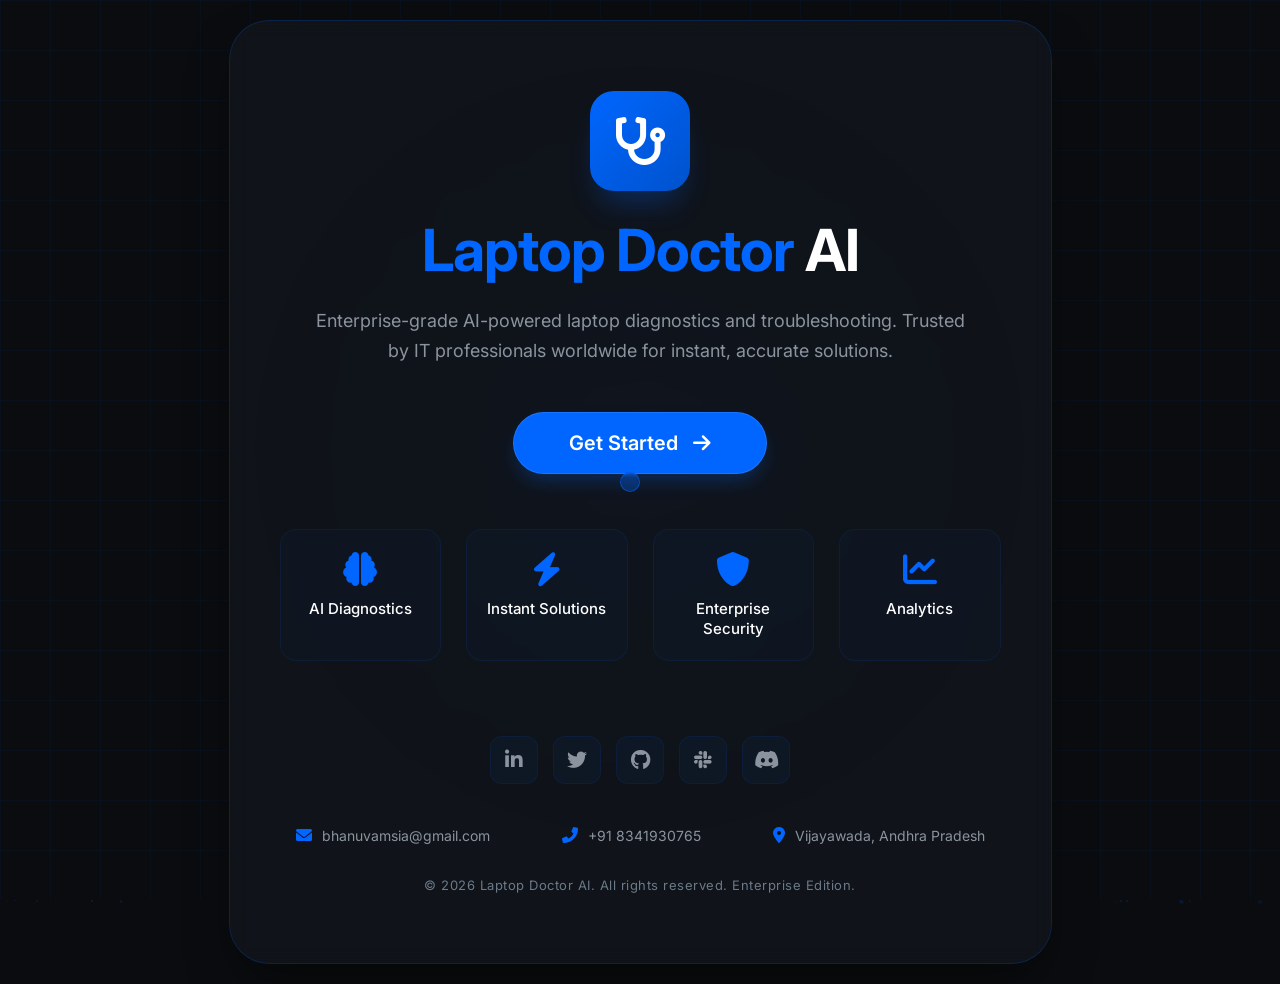
<file: templates/pre_home.html>
<!DOCTYPE html>
<html lang="en">
<head>
    <meta charset="UTF-8">
    <meta name="viewport" content="width=device-width, initial-scale=1.0">
    <title>Laptop Doctor AI - Professional Laptop Troubleshooting</title>
    <!-- Font Awesome -->
    <link rel="stylesheet" href="https://cdnjs.cloudflare.com/ajax/libs/font-awesome/6.0.0-beta3/css/all.min.css">
    <!-- Google Fonts -->
    <link href="https://fonts.googleapis.com/css2?family=Inter:wght@300;400;500;600;700;800&display=swap" rel="stylesheet">
    <style>
        * {
            margin: 0;
            padding: 0;
            box-sizing: border-box;
            font-family: 'Inter', sans-serif;
        }

        body {
            background: #0a0c0f;
            min-height: 100vh;
            display: flex;
            align-items: center;
            justify-content: center;
            position: relative;
            overflow-x: hidden;
        }

        /* Dark Grid Background */
        .grid-background {
            position: fixed;
            top: 0;
            left: 0;
            width: 100%;
            height: 100%;
            background-image:
                linear-gradient(rgba(0, 102, 255, 0.05) 1px, transparent 1px),
                linear-gradient(90deg, rgba(0, 102, 255, 0.05) 1px, transparent 1px);
            background-size: 50px 50px;
            z-index: -2;
        }

        /* Animated Gradient Overlay */
        .gradient-overlay {
            position: fixed;
            top: 0;
            left: 0;
            width: 100%;
            height: 100%;
            background: radial-gradient(circle at 50% 50%, rgba(0, 102, 255, 0.1) 0%, transparent 50%);
            z-index: -1;
            animation: pulseGradient 8s ease-in-out infinite;
        }

        @keyframes pulseGradient {
            0%, 100% { opacity: 0.3; transform: scale(1); }
            50% { opacity: 0.6; transform: scale(1.2); }
        }

        /* Floating Particles */
        .particles {
            position: fixed;
            top: 0;
            left: 0;
            width: 100%;
            height: 100%;
            z-index: -1;
        }

        .particle {
            position: absolute;
            width: 2px;
            height: 2px;
            background: rgba(0, 102, 255, 0.3);
            border-radius: 50%;
            pointer-events: none;
            animation: particleFloat linear infinite;
        }

        @keyframes particleFloat {
            from { transform: translateY(100vh) translateX(0); }
            to { transform: translateY(-100vh) translateX(100px); }
        }

        /* Main Container */
        .container {
            max-width: 1200px;
            margin: 0 auto;
            padding: 20px;
            text-align: center;
            z-index: 1;
            position: relative;
        }

        /* Main Content */
        .content {
            background: rgba(18, 22, 28, 0.8);
            backdrop-filter: blur(10px);
            border: 1px solid rgba(0, 102, 255, 0.2);
            border-radius: 40px;
            padding: 70px 50px;
            box-shadow: 0 25px 50px -12px rgba(0, 0, 0, 0.5);
            animation: fadeInUp 1.2s ease;
            position: relative;
            overflow: hidden;
        }

        .content::before {
            content: '';
            position: absolute;
            top: -50%;
            left: -50%;
            width: 200%;
            height: 200%;
            background: radial-gradient(circle at center, rgba(0, 102, 255, 0.1) 0%, transparent 70%);
            opacity: 0;
            transition: opacity 0.5s ease;
            pointer-events: none;
            z-index: -1;
        }

        .content:hover::before {
            opacity: 1;
        }

        @keyframes fadeInUp {
            from {
                opacity: 0;
                transform: translateY(30px);
            }
            to {
                opacity: 1;
                transform: translateY(0);
            }
        }

        /* Logo/Icon */
        .logo-icon {
            width: 100px;
            height: 100px;
            background: linear-gradient(135deg, #0066ff 0%, #0052cc 100%);
            border-radius: 24px;
            display: flex;
            align-items: center;
            justify-content: center;
            margin: 0 auto 25px;
            font-size: 48px;
            color: white;
            transition: all 0.4s cubic-bezier(0.175, 0.885, 0.32, 1.275);
            box-shadow: 0 20px 30px -10px rgba(0, 102, 255, 0.3);
            position: relative;
            cursor: pointer;
        }

        .logo-icon::after {
            content: '';
            position: absolute;
            top: -2px;
            left: -2px;
            right: -2px;
            bottom: -2px;
            border-radius: 26px;
            background: linear-gradient(135deg, #0066ff, #0052cc);
            opacity: 0;
            transition: opacity 0.3s ease;
            z-index: -1;
        }

        .logo-icon:hover {
            transform: translateY(-5px) scale(1.05);
            box-shadow: 0 30px 40px -10px rgba(0, 102, 255, 0.5);
        }

        .logo-icon:hover::after {
            opacity: 0.5;
        }

        /* Title */
        h1 {
            font-size: 58px;
            font-weight: 700;
            color: #ffffff;
            margin-bottom: 20px;
            letter-spacing: -1px;
            line-height: 1.2;
        }

        .highlight {
            color: #0066ff;
            position: relative;
            display: inline-block;
            cursor: default;
        }

        .highlight::after {
            content: '';
            position: absolute;
            bottom: -5px;
            left: 0;
            width: 100%;
            height: 2px;
            background: linear-gradient(90deg, transparent, #0066ff, transparent);
            transform: scaleX(0);
            transition: transform 0.3s ease;
        }

        .highlight:hover::after {
            transform: scaleX(1);
        }

        /* Subtitle */
        .subtitle {
            font-size: 18px;
            color: #8b949e;
            margin-bottom: 45px;
            line-height: 1.7;
            max-width: 650px;
            margin-left: auto;
            margin-right: auto;
            font-weight: 400;
        }

        /* CTA Button */
        .cta-button {
            display: inline-flex;
            align-items: center;
            gap: 15px;
            padding: 18px 55px;
            background: #0066ff;
            border: none;
            border-radius: 50px;
            color: white;
            font-size: 20px;
            font-weight: 600;
            cursor: pointer;
            transition: all 0.3s cubic-bezier(0.175, 0.885, 0.32, 1.275);
            box-shadow: 0 10px 20px -5px rgba(0, 102, 255, 0.3);
            text-decoration: none;
            margin-bottom: 55px;
            position: relative;
            overflow: hidden;
            border: 1px solid rgba(255, 255, 255, 0.1);
        }

        .cta-button::before {
            content: '';
            position: absolute;
            top: 50%;
            left: 50%;
            width: 0;
            height: 0;
            border-radius: 50%;
            background: rgba(255, 255, 255, 0.2);
            transform: translate(-50%, -50%);
            transition: width 0.6s ease, height 0.6s ease;
        }

        .cta-button:hover {
            transform: translateY(-3px) scale(1.02);
            background: #0052cc;
            box-shadow: 0 20px 30px -5px rgba(0, 102, 255, 0.5);
        }

        .cta-button:hover::before {
            width: 300px;
            height: 300px;
        }

        .cta-button i {
            transition: transform 0.3s ease;
            position: relative;
            z-index: 1;
        }

        .cta-button:hover i {
            transform: translateX(8px);
        }

        .cta-button span {
            position: relative;
            z-index: 1;
        }

        /* Features */
        .features {
            display: flex;
            justify-content: center;
            gap: 25px;
            margin-bottom: 55px;
            flex-wrap: wrap;
        }

        .feature-item {
            flex: 1;
            min-width: 140px;
            padding: 22px 15px;
            background: rgba(0, 102, 255, 0.03);
            border-radius: 16px;
            border: 1px solid rgba(0, 102, 255, 0.1);
            transition: all 0.3s ease;
            cursor: pointer;
        }

        .feature-item:hover {
            transform: translateY(-5px);
            background: rgba(0, 102, 255, 0.08);
            border-color: rgba(0, 102, 255, 0.3);
            box-shadow: 0 10px 30px -10px rgba(0, 102, 255, 0.3);
        }

        .feature-item i {
            font-size: 34px;
            color: #0066ff;
            margin-bottom: 12px;
            display: block;
            transition: all 0.3s ease;
        }

        .feature-item:hover i {
            transform: scale(1.1) rotate(5deg);
            color: #4d94ff;
        }

        .feature-item span {
            color: #ffffff;
            font-weight: 500;
            font-size: 15px;
            transition: color 0.3s ease;
        }

        .feature-item:hover span {
            color: #0066ff;
        }

        /* Footer with Social Media */
        .footer {
            display: flex;
            justify-content: center;
            gap: 15px;
            padding: 20px 0 15px;
            animation: fadeInUp 1.5s ease;
        }

        .social-link {
            width: 48px;
            height: 48px;
            background: rgba(0, 102, 255, 0.05);
            border: 1px solid rgba(0, 102, 255, 0.1);
            border-radius: 12px;
            display: flex;
            align-items: center;
            justify-content: center;
            color: #8b949e;
            font-size: 20px;
            text-decoration: none;
            transition: all 0.3s ease;
            position: relative;
            overflow: hidden;
        }

        .social-link::before {
            content: '';
            position: absolute;
            top: 0;
            left: -100%;
            width: 100%;
            height: 100%;
            background: linear-gradient(90deg, transparent, rgba(255, 255, 255, 0.1), transparent);
            transition: left 0.5s ease;
        }

        .social-link:hover {
            transform: translateY(-3px) scale(1.05);
            background: #0066ff;
            border-color: #0066ff;
            color: white;
            box-shadow: 0 10px 20px -5px rgba(0, 102, 255, 0.4);
        }

        .social-link:hover::before {
            left: 100%;
        }

        .social-link i {
            transition: transform 0.3s ease;
            position: relative;
            z-index: 1;
        }

        .social-link:hover i {
            transform: scale(1.1);
        }

        /* Contact Info */
        .contact-info {
            margin-top: 20px;
            color: #8b949e;
            font-size: 14px;
            display: flex;
            justify-content: center;
            gap: 40px;
            flex-wrap: wrap;
        }

        .contact-item {
            display: flex;
            align-items: center;
            gap: 10px;
            padding: 8px 16px;
            border-radius: 30px;
            transition: all 0.3s ease;
            cursor: pointer;
        }

        .contact-item:hover {
            background: rgba(0, 102, 255, 0.05);
            transform: translateY(-2px);
        }

        .contact-item i {
            color: #0066ff;
            font-size: 16px;
            transition: transform 0.3s ease;
        }

        .contact-item:hover i {
            transform: scale(1.2);
        }

        .contact-item span {
            transition: color 0.3s ease;
        }

        .contact-item:hover span {
            color: #ffffff;
        }

        /* Copyright */
        .copyright {
            margin-top: 25px;
            color: #6b7a88;
            font-size: 13px;
            font-weight: 400;
            letter-spacing: 0.5px;
        }

        /* Cursor hover effect */
        .cursor-effect {
            position: fixed;
            width: 20px;
            height: 20px;
            border-radius: 50%;
            background: rgba(0, 102, 255, 0.3);
            pointer-events: none;
            z-index: 9999;
            transform: translate(-50%, -50%);
            transition: width 0.2s, height 0.2s, background 0.2s;
            backdrop-filter: blur(2px);
            border: 1px solid rgba(0, 102, 255, 0.5);
        }

        /* Responsive */
        @media (max-width: 768px) {
            .content {
                padding: 50px 30px;
            }

            h1 {
                font-size: 42px;
            }

            .subtitle {
                font-size: 16px;
                padding: 0 10px;
                margin-bottom: 35px;
            }

            .cta-button {
                padding: 16px 40px;
                font-size: 18px;
                margin-bottom: 40px;
            }

            .features {
                gap: 15px;
                margin-bottom: 40px;
            }

            .feature-item {
                min-width: 120px;
                padding: 18px 12px;
            }

            .footer {
                gap: 10px;
            }

            .social-link {
                width: 42px;
                height: 42px;
                font-size: 18px;
            }

            .contact-info {
                gap: 20px;
                flex-direction: column;
                align-items: center;
            }
        }
    </style>
</head>
<body>
    <!-- Dark Grid Background -->
    <div class="grid-background"></div>
    <div class="gradient-overlay"></div>

    <!-- Floating Particles -->
    <div class="particles" id="particles"></div>

    <!-- Cursor Effect -->
    <div class="cursor-effect" id="cursorEffect"></div>

    <!-- Main Content -->
    <div class="container">
        <div class="content">
            <!-- Logo -->
            <div class="logo-icon">
                <i class="fas fa-stethoscope"></i>
            </div>

            <!-- Title -->
            <h1>
                <span class="highlight">Laptop Doctor</span> AI
            </h1>

            <!-- Subtitle -->
            <div class="subtitle">
                Enterprise-grade AI-powered laptop diagnostics and troubleshooting.
                Trusted by IT professionals worldwide for instant, accurate solutions.
            </div>

            <!-- Get Started Button -->
            <a href="/signup" class="cta-button">
                <span>Get Started</span>
                <i class="fas fa-arrow-right"></i>
            </a>

            <!-- Features -->
            <div class="features">
                <div class="feature-item">
                    <i class="fas fa-brain"></i>
                    <span>AI Diagnostics</span>
                </div>
                <div class="feature-item">
                    <i class="fas fa-bolt"></i>
                    <span>Instant Solutions</span>
                </div>
                <div class="feature-item">
                    <i class="fas fa-shield-alt"></i>
                    <span>Enterprise Security</span>
                </div>
                <div class="feature-item">
                    <i class="fas fa-chart-line"></i>
                    <span>Analytics</span>
                </div>
            </div>

            <!-- Footer with Social Media -->
            <div class="footer">
                <a href="https://www.linkedin.com/in/achanta-bhanu-vamsi/" class="social-link" title="LinkedIn">
                    <i class="fab fa-linkedin-in"></i>
                </a>
                <a href="#" class="social-link" title="Twitter">
                    <i class="fab fa-twitter"></i>
                </a>
                <a href="https://github.com/Bhanuvamsi2005" class="social-link" title="GitHub">
                    <i class="fab fa-github"></i>
                </a>
                <a href="#" class="social-link" title="Slack">
                    <i class="fab fa-slack"></i>
                </a>
                <a href="#" class="social-link" title="Discord">
                    <i class="fab fa-discord"></i>
                </a>
            </div>

            <!-- Contact Info -->
            <div class="contact-info">
                <div class="contact-item">
                    <i class="fas fa-envelope"></i>
                    <span>bhanuvamsia@gmail.com</span>
                </div>
                <div class="contact-item">
                    <i class="fas fa-phone-alt"></i>
                    <span>+91 8341930765</span>
                </div>
                <div class="contact-item">
                    <i class="fas fa-map-marker-alt"></i>
                    <span>Vijayawada, Andhra Pradesh</span>
                </div>
            </div>

            <!-- Copyright -->
            <div class="copyright">
                © 2026 Laptop Doctor AI. All rights reserved. Enterprise Edition.
            </div>
        </div>
    </div>

    <script>
        // Create floating particles
        function createParticles() {
            const particlesContainer = document.getElementById('particles');
            const particleCount = 40;

            for (let i = 0; i < particleCount; i++) {
                const particle = document.createElement('div');
                particle.className = 'particle';

                // Random properties
                const size = Math.random() * 3 + 1;
                const left = Math.random() * 100;
                const delay = Math.random() * 5;
                const duration = Math.random() * 15 + 10;

                particle.style.width = `${size}px`;
                particle.style.height = `${size}px`;
                particle.style.left = `${left}%`;
                particle.style.bottom = `-${size}px`;
                particle.style.animationDelay = `${delay}s`;
                particle.style.animationDuration = `${duration}s`;
                particle.style.background = `rgba(0, 102, 255, ${Math.random() * 0.3})`;

                particlesContainer.appendChild(particle);
            }
        }

        // Cursor effect
        const cursor = document.getElementById('cursorEffect');

        document.addEventListener('mousemove', (e) => {
            cursor.style.left = e.clientX + 'px';
            cursor.style.top = e.clientY + 'px';
        });

        document.addEventListener('mousedown', () => {
            cursor.style.width = '30px';
            cursor.style.height = '30px';
            cursor.style.background = 'rgba(0, 102, 255, 0.5)';
        });

        document.addEventListener('mouseup', () => {
            cursor.style.width = '20px';
            cursor.style.height = '20px';
            cursor.style.background = 'rgba(0, 102, 255, 0.3)';
        });

        // Hover effect for interactive elements
        const interactiveElements = document.querySelectorAll('a, button, .feature-item, .social-link, .contact-item, .logo-icon');

        interactiveElements.forEach(el => {
            el.addEventListener('mouseenter', () => {
                cursor.style.width = '40px';
                cursor.style.height = '40px';
                cursor.style.background = 'rgba(0, 102, 255, 0.2)';
                cursor.style.border = '2px solid rgba(0, 102, 255, 0.8)';
            });

            el.addEventListener('mouseleave', () => {
                cursor.style.width = '20px';
                cursor.style.height = '20px';
                cursor.style.background = 'rgba(0, 102, 255, 0.3)';
                cursor.style.border = '1px solid rgba(0, 102, 255, 0.5)';
            });
        });

        // Mouse move parallax for grid
        document.addEventListener('mousemove', (e) => {
            const moveX = (e.clientX - window.innerWidth / 2) * 0.01;
            const moveY = (e.clientY - window.innerHeight / 2) * 0.01;

            const grid = document.querySelector('.grid-background');
            grid.style.transform = `translate(${moveX}px, ${moveY}px)`;
        });

        // Initialize
        window.addEventListener('load', () => {
            createParticles();
        });
    </script>
</body>
</html>
</file>
